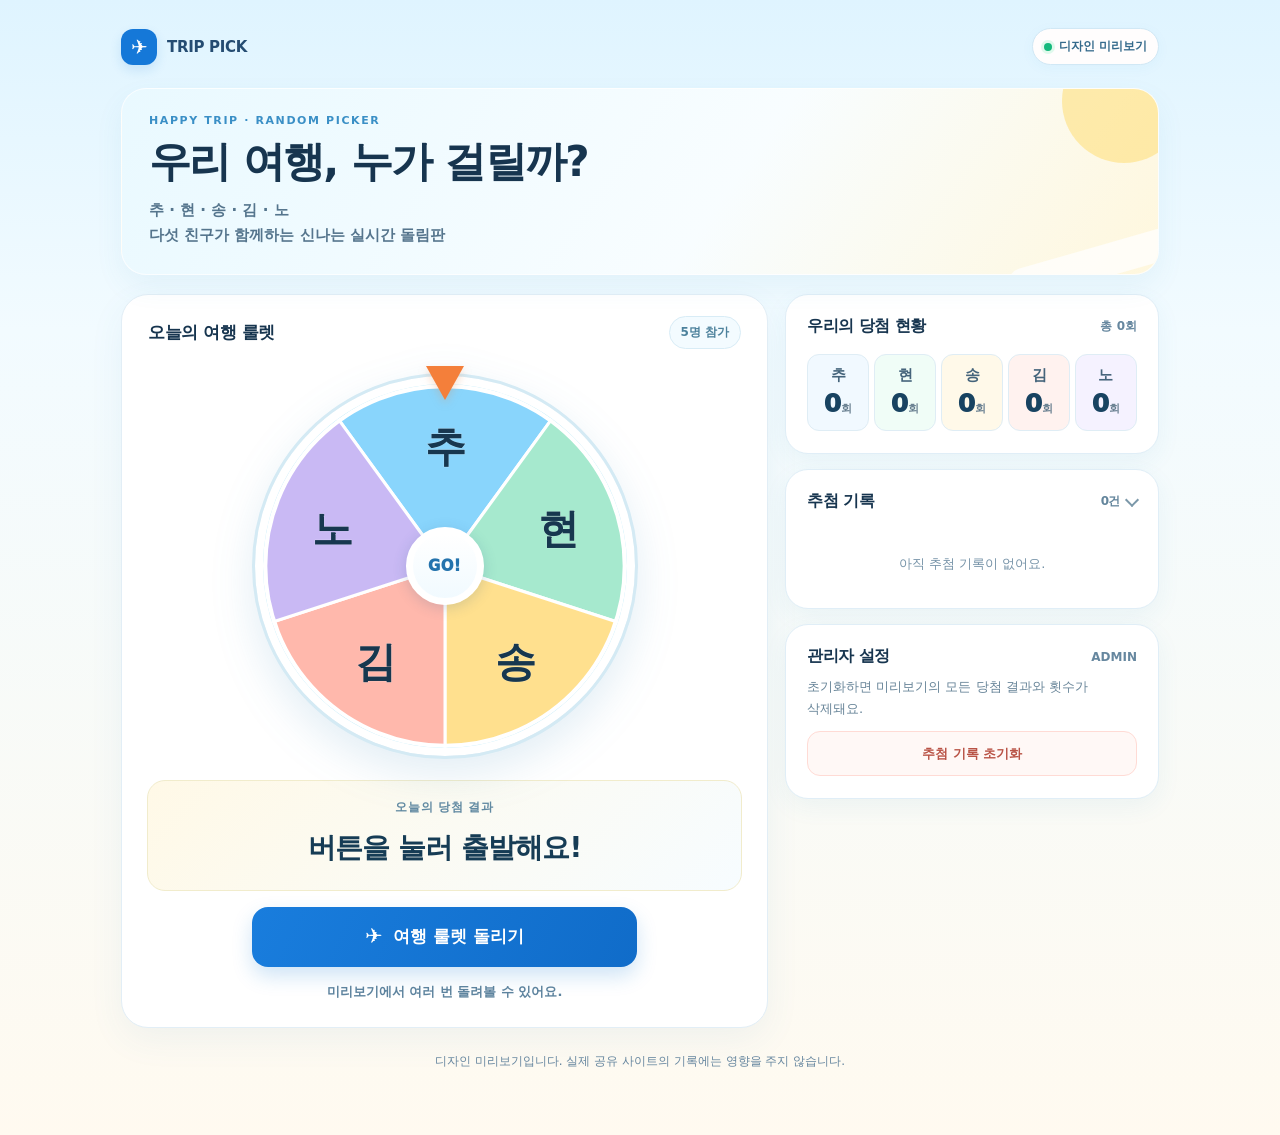
<file: friends-wheel/index.html>
<!doctype html>
<html lang="ko">
<head>
<meta charset="utf-8">
<meta name="viewport" content="width=device-width, initial-scale=1, viewport-fit=cover">
<meta name="theme-color" content="#edf9ff">
<title>여행 돌림판 | 추·현·송·김·노</title>
<style>

:root{
  --ink:#17354f;--muted:#536e84;--muted2:#698298;--line:#ddecf5;
  --base:#edf9ff;--accent:#1877d6;--white:#fff;--red:#b44747;
}
*{box-sizing:border-box}
html{scroll-behavior:smooth}
body{
  margin:0;min-height:100vh;
  background:linear-gradient(180deg,#dff4ff 0,#f2fbff 330px,#fffaf0 100%);
  color:var(--ink);
  font-family:system-ui,-apple-system,"Apple SD Gothic Neo","Noto Sans KR","Malgun Gothic",sans-serif;
  -webkit-font-smoothing:antialiased;word-break:keep-all;
}
button{font:inherit;-webkit-tap-highlight-color:transparent;cursor:pointer}
button:focus-visible,summary:focus-visible{outline:3px solid #ff9b40;outline-offset:3px}
.shell{max-width:1090px;margin:0 auto;padding:28px 26px 64px}
.brandbar{display:flex;justify-content:space-between;align-items:center;gap:12px;margin-bottom:23px}
.brand{display:flex;align-items:center;gap:10px;font-size:15px;font-weight:900;letter-spacing:-.3px;color:#254c72}
.mark{width:36px;height:36px;display:grid;place-items:center;border-radius:12px;background:#1578d8;color:#fff;font-size:20px;font-weight:800;line-height:1;box-shadow:0 5px 12px #1578d824}
.badge{display:inline-flex;align-items:center;gap:7px;border:1px solid #d1e8f5;background:#fffdfd;color:#356a8c;padding:9px 11px;border-radius:100px;font-size:12px;font-weight:850;white-space:nowrap;box-shadow:0 3px 14px #2e87c70b}
.dot{width:8px;height:8px;background:#15b97c;border-radius:50%;display:inline-block;flex:none;box-shadow:0 0 0 3px #e0f9ec}
.head{
  padding:25px 27px 26px;margin-bottom:19px;
  background:linear-gradient(125deg,#e9f9ff 0%,#f8fdff 58%,#fff7dd 100%);
  border:1px solid #ffffffc7;border-radius:25px;
  box-shadow:0 12px 28px #3e8ebe13;position:relative;overflow:hidden;isolation:isolate
}
.head:before{content:'';position:absolute;width:124px;height:124px;right:-28px;top:-50px;border-radius:50%;background:#ffdc70;opacity:.52;z-index:-1}
.head:after{content:'';position:absolute;width:184px;height:32px;right:-31px;bottom:-5px;border-radius:100px;background:#fff;opacity:.75;transform:rotate(-16deg);z-index:-1}
.eyebrow{margin:0 0 10px;color:#3a8fc6;font-weight:900;font-size:11px;letter-spacing:1.6px}
.head h1{font-size:clamp(29px,3.5vw,42px);line-height:1.2;letter-spacing:-1.65px;font-weight:900;margin:0 0 11px;max-width:580px}
.head p{margin:0;font-size:15px;line-height:1.65;color:#55758d;font-weight:650;max-width:550px}
.layout{display:grid;grid-template-columns:minmax(0,1.35fr) minmax(290px,0.78fr);align-items:start;gap:17px}
.stage{border:1px solid #e2eef6;background:#fff;box-shadow:0 12px 35px #3383b812;border-radius:27px;padding:21px 25px 25px;text-align:center;min-width:0}
.stagehead{display:flex;align-items:center;justify-content:space-between;gap:10px;margin:0 1px 17px;text-align:left}
.stagehead strong{font-size:17px;font-weight:900;letter-spacing:-.45px}
.smalltag{border:1px solid #d8ecf6;background:#f3fbff;color:#4c819c;border-radius:100px;padding:7px 11px;font-size:12px;font-weight:850;white-space:nowrap}
.wheelbox{width:min(100%,400px);aspect-ratio:1;margin:0 auto 14px;position:relative;padding:10px;filter:drop-shadow(0 16px 20px #3686b723)}
.wheel-rotator{width:100%;height:100%;border-radius:50%;overflow:hidden;background:#cdeffa;border:8px solid white;outline:3px solid #d4eaf4;transform:rotate(0deg);will-change:transform}
.wheel-svg{width:100%;height:100%;display:block}
.wheel-svg text{font-family:system-ui,-apple-system,"Apple SD Gothic Neo","Noto Sans KR","Malgun Gothic",sans-serif;font-size:47px;font-weight:900;letter-spacing:-1px;fill:#17374f;paint-order:stroke;stroke:rgba(255,255,255,.45);stroke-width:.7px;pointer-events:none}
.pointer{position:absolute;z-index:3;top:0;left:50%;transform:translateX(-50%);width:0;height:0;border-left:19px solid transparent;border-right:19px solid transparent;border-top:34px solid #f47f3a;filter:drop-shadow(0 4px 4px #df8b5845)}
.hub{position:absolute;left:50%;top:50%;transform:translate(-50%,-50%);width:78px;height:78px;border-radius:50%;border:7px solid white;background:linear-gradient(180deg,#fff,#f1faff);box-shadow:0 3px 14px #28608a31;display:flex;align-items:center;justify-content:center;z-index:2;font-size:15px;font-weight:1000;letter-spacing:.4px;color:#2473ad}
.resultgroup{min-height:111px;display:flex;flex-direction:column;align-items:center;justify-content:center;margin:1px 0 16px;padding:15px 12px;border:1px solid #f1eccc;background:linear-gradient(135deg,#fff9e7,#f7fcff);border-radius:18px}
.result-kicker{font-size:12px;letter-spacing:.7px;font-weight:850;color:#628aa2;margin:0 0 8px}
.resultname{min-height:48px;display:flex;align-items:center;justify-content:center;flex-wrap:wrap;column-gap:12px;row-gap:0;font-size:clamp(20px,3vw,28px);line-height:1.25;font-weight:900;letter-spacing:-.9px;color:#163c55;text-align:center}
.resultname .winner{font-size:47px;line-height:1.04;font-weight:1000;letter-spacing:-1.7px;color:#1177cf}
.action{width:min(100%,385px);min-height:60px;border:0;border-radius:16px;display:inline-flex;align-items:center;justify-content:center;gap:10px;color:#fff;background:linear-gradient(115deg,#197ddd,#106cc9);font-size:17px;font-weight:900;box-shadow:0 9px 20px #167ad334;transition:transform .15s,background .15s,box-shadow .15s;padding:12px 16px}
.action:hover:not(:disabled){transform:translateY(-1px);box-shadow:0 13px 22px #167ad32b}.action:active:not(:disabled){transform:translateY(1px)}.action:disabled{background:#9eb8cd;box-shadow:none;cursor:default}
.action [aria-hidden]{flex:none}
.subnote{font-size:13px;font-weight:600;color:#5d839e;margin:15px auto 0;min-height:18px;line-height:1.55;max-width:380px}
.aside{display:flex;flex-direction:column;gap:15px}
.card{background:#fff;border:1px solid #e0eef7;border-radius:23px;padding:21px 21px 22px;box-shadow:0 8px 24px #3383b811;min-width:0}
.cardtop{display:flex;justify-content:space-between;align-items:center;gap:10px;margin-bottom:17px}
.cardtop h2{font-size:16px;letter-spacing:-.5px;margin:0;font-weight:900}
.cardtop .right{font-size:12px;color:#66879f;font-weight:800;white-space:nowrap}
.stats{display:grid;grid-template-columns:repeat(5,minmax(0,1fr));gap:5px;margin:0}
.stat{min-width:0;text-align:center;background:#f1f9ff;border:1px solid #dfedf5;border-radius:12px;padding:12px 2px 11px;display:flex;flex-direction:column;gap:5px}
.stat:nth-child(2){background:#f0fdf7}.stat:nth-child(3){background:#fff9e9}.stat:nth-child(4){background:#fff2ef}.stat:nth-child(5){background:#f5f2ff}
.stat dt{font-size:15px;color:#45647b;font-weight:900;line-height:1.15}
.stat dd{margin:0;font-weight:950;font-size:25px;line-height:1.2;letter-spacing:-.8px;color:#184361;white-space:nowrap}
.stat .unit{font-size:11px;font-weight:750;letter-spacing:0;color:#687f90;margin-left:1px}
.history-card{padding-bottom:15px}.history-summary{list-style:none;display:flex;justify-content:space-between;align-items:center;cursor:pointer;font-size:16px;font-weight:900;letter-spacing:-.5px;padding:0 0 5px;gap:10px}
.history-summary::-webkit-details-marker{display:none}.history-summary .sumright{font-size:12px;font-weight:800;color:#63859c;display:flex;align-items:center;gap:7px;white-space:nowrap}
.chevron{border:solid #7b98a9;border-width:0 2px 2px 0;display:inline-block;padding:4px;transform:rotate(45deg);transition:transform .2s;margin-top:-3px}details:not([open]) .chevron{transform:rotate(-135deg);margin-top:4px}
.record-list{margin:13px 0 0;padding:0;list-style:none;max-height:281px;overflow-y:auto}
.record{display:grid;grid-template-columns:auto 1fr auto;gap:8px;align-items:center;border-top:1px solid #e9f1f6;padding:13px 0;font-size:13px;min-width:0}
.record-round{color:#63849b;white-space:nowrap;font-variant-numeric:tabular-nums;font-weight:800}
.record-time{color:#7793a7;font-size:12px;white-space:nowrap;justify-self:end}
.record-name{margin-left:0;font-size:14px;font-weight:900;color:#1477c2;white-space:nowrap}
.empty{color:#7693a8;font-size:13px;padding:23px 0 18px;text-align:center;line-height:1.7}
.admin-card p{font-size:13px;line-height:1.65;color:#678498;margin:0 0 12px}
.reset{width:100%;min-height:45px;border:1px solid #ffdbd5;border-radius:13px;background:#fff8f6;color:#b95346;font-size:13px;font-weight:850;transition:background .15s}.reset:hover:not(:disabled){background:#ffeff1}.reset:disabled{opacity:.65;cursor:not-allowed}
.copy{border:1px solid #d8eaf4;background:#f7fcff;width:100%;min-height:44px;border-radius:12px;color:#275d83;font-size:13px;font-weight:900;margin-top:10px}
.foot{font-size:12px;line-height:1.7;color:#66869f;text-align:center;margin:23px auto 0;max-width:550px}
dialog{border:1px solid #dcecf5;border-radius:22px;max-width:360px;width:calc(100% - 34px);padding:24px;box-shadow:0 24px 80px #15203334;color:var(--ink);font-family:inherit}
dialog::backdrop{background:#102f458f;backdrop-filter:blur(3px)}dialog h2{font-size:21px;letter-spacing:-.8px;margin:0 0 10px}dialog p{font-size:14px;line-height:1.7;margin:0;color:#657d8d}dialog .modal-actions{display:flex;gap:9px;margin-top:24px}dialog button{flex:1;border-radius:11px;min-height:46px;font-size:14px;font-weight:900;border:1px solid #e0ebf3;background:#fff;color:#536e83}dialog button.danger{background:#c95045;color:#fff;border:0}
@media(max-width:800px){
 .shell{max-width:590px;padding:18px 16px 55px}.brandbar{margin-bottom:17px}.layout{display:flex;flex-direction:column;gap:13px}.layout>*{width:100%}.stage{padding:19px 17px 23px}.stagehead{margin:0 0 13px}.head{margin-bottom:15px;padding:22px 21px 23px}.head h1{font-size:clamp(30px,8vw,37px)}.head p{font-size:14px}.aside{gap:13px}.card{padding:19px}.wheelbox{width:min(100%,380px);margin-bottom:10px}
}
@media(max-width:395px){
 .shell{padding:13px 11px 42px}.head{padding:19px 17px 20px}.head h1{font-size:29px;letter-spacing:-1.3px}.head p{font-size:13.5px}.brand{font-size:14px}.badge{font-size:11px;padding:8px 10px}.stage{padding:17px 12px 21px}.wheelbox{width:min(100%,340px)}.wheel-svg text{font-size:48px}.resultname{font-size:22px}.resultname .winner{font-size:41px}.stat{padding:11px 1px}.stat dt{font-size:14px}.stat dd{font-size:24px}.card{padding:17px}
}
@media(max-width:340px){.head h1{font-size:27px}.brand{font-size:13px}.wheelbox{padding:9px}.stat dd{font-size:21px}.stat .unit{font-size:10px}.record{gap:5px}.record-time{font-size:11px}}
@media(prefers-reduced-motion:reduce){*{scroll-behavior:auto!important;transition:none!important}}

</style>
</head>
<body>
<div class="shell">
  <header class="brandbar">
    <div class="brand"><div class="mark" aria-hidden="true">✈</div><span>TRIP PICK</span></div>
    <span class="badge"><span class="dot" aria-hidden="true"></span><span id="mode-text">디자인 미리보기</span></span>
  </header>
  <div class="head"><div class="eyebrow">HAPPY TRIP · RANDOM PICKER</div><h1>우리 여행, 누가 걸릴까?</h1><p>추 · 현 · 송 · 김 · 노<br>다섯 친구가 함께하는 신나는 실시간 돌림판</p></div>
  <div class="layout">
    <main class="stage">
      <div class="stagehead"><strong>오늘의 여행 룰렛</strong><span class="smalltag">5명 참가</span></div>
      <div class="wheelbox">
        <div class="wheel-rotator" id="rotator"><svg id="wheel-svg" class="wheel-svg" viewBox="0 0 420 420" aria-label="추, 현, 송, 김, 노 다섯 명의 돌림판" role="img"></svg></div>
        <div class="pointer" aria-hidden="true"></div><div class="hub" aria-hidden="true">GO!</div>
      </div>
      <div class="resultgroup" aria-live="polite" aria-atomic="true"><div class="result-kicker" id="result-kicker">오늘의 당첨 결과</div><div class="resultname" id="result">버튼을 눌러 출발해요!</div></div>
      <button class="action" id="spin" type="button"><span aria-hidden="true" style="font-size:21px;line-height:1">✈</span> <span id="spin-label">여행 룰렛 돌리기</span></button>
      <p class="subnote" id="note">미리보기에서 여러 번 돌려볼 수 있어요.</p>
    </main>
    <aside class="aside">
      <section class="card"><div class="cardtop"><h2>우리의 당첨 현황</h2><span class="right" id="total">총 0회</span></div><dl class="stats" id="stats"></dl></section>
      <details class="card history-card" open id="history-details"><summary class="history-summary"><span>추첨 기록</span><span class="sumright"><span id="history-count">0건</span><i class="chevron" aria-hidden="true"></i></span></summary><ol class="record-list" id="history-list"></ol></details>
      <section class="card admin-card" id="admin-card"><div class="cardtop" style="margin-bottom:9px"><h2>관리자 설정</h2><span class="right">ADMIN</span></div><p id="reset-desc">초기화하면 미리보기의 모든 당첨 결과와 횟수가 삭제돼요.</p><button class="reset" id="reset" type="button">추첨 기록 초기화</button><button class="copy" id="copy" type="button" hidden>친구에게 관람 링크 복사 ↗</button></section>
    </aside>
  </div>
  <div class="foot" id="foot">디자인 미리보기입니다. 실제 공유 사이트의 기록에는 영향을 주지 않습니다.</div>
</div>
<dialog id="confirm-dialog" aria-labelledby="confirm-title"><h2 id="confirm-title">모든 기록을 초기화할까요?</h2><p>지금까지의 당첨 기록과 사람별 당첨 횟수가 모두 사라져요. 이 작업은 되돌릴 수 없어요.</p><div class="modal-actions"><button type="button" id="cancel">취소</button><button class="danger" type="button" id="confirm-reset">초기화하기</button></div></dialog>
<script>
(()=>{
'use strict';
const names=['추','현','송','김','노'];
const sectorColors=['#89D5FC','#A6E9CE','#FFE08E','#FFB8AC','#C9B9F4'];
const root=document.getElementById('wheel-svg'),rotator=document.getElementById('rotator');
const spinBtn=document.getElementById('spin'), spinLabel=document.getElementById('spin-label'), result=document.getElementById('result'), kicker=document.getElementById('result-kicker');
const note=document.getElementById('note'), stats=document.getElementById('stats'), total=document.getElementById('total'), hist=document.getElementById('history-list'), count=document.getElementById('history-count');
const resetBtn=document.getElementById('reset'),dlg=document.getElementById('confirm-dialog');
const isLive=location.hostname==='sinjhon1245-cell.github.io';
const token=new URLSearchParams(location.hash.slice(1)).get('admin');
const isAdmin=!isLive || (typeof token==='string'&&token.length===64);
const API='https://rhkyvdnquiserrrjjeoz.supabase.co/functions/v1/friends-wheel';
const room='d09b7c56-833a-435e-8313-03223e38edae';
const storeKey='friends-wheel-design-travel-v3';
let records=[],currentAngle=0,raf=0,busy=false,loading=false,latestServerId=null;
const SVG='http://www.w3.org/2000/svg';
function node(name,attrs){const el=document.createElementNS(SVG,name);Object.entries(attrs).forEach(([key,value])=>el.setAttribute(key,String(value)));return el}
const labels=[];
function polar(deg,r){const a=deg*Math.PI/180;return {x:210+Math.sin(a)*r,y:210-Math.cos(a)*r}}
function buildWheel(){
  for(let i=0;i<5;i++){
    const m=i*72,s=polar(m-36,208),e=polar(m+36,208);
    const path=node('path',{d:`M 210 210 L ${s.x} ${s.y} A 208 208 0 0 1 ${e.x} ${e.y} Z`,fill:sectorColors[i],stroke:'#ffffff','stroke-width':3.5});
    root.append(path);
    const p=polar(m,137),text=node('text',{x:p.x,y:p.y,'text-anchor':'middle','dominant-baseline':'central'});
    text.textContent=names[i];root.append(text);labels.push({el:text,x:p.x,y:p.y});
  }
  root.append(node('circle',{cx:210,cy:210,r:207,fill:'none',stroke:'#ffffff','stroke-width':4}));
}
function angleTo(deg){currentAngle=deg;rotator.style.transform=`rotate(${deg}deg)`;const a=-(deg%360);for(const l of labels)l.el.setAttribute('transform',`rotate(${a} ${l.x} ${l.y})`)}
function ease(t){return 1-Math.pow(1-t,4)}
function animate(start,end,duration,onDone,progressOffset=0){cancelAnimationFrame(raf);busy=true;spinBtn.disabled=true;spinLabel.textContent='돌아가는 중…';result.textContent='누가 나올까요? ✨';kicker.textContent='돌림판이 돌아가는 중';const started=performance.now()-progressOffset;
  const tick=()=>{const t=Math.min(1,Math.max(0,(performance.now()-started)/duration));angleTo(start+(end-start)*ease(t));if(t<1){raf=requestAnimationFrame(tick)}else{busy=false;spinBtn.disabled=false;spinLabel.textContent='한 번 더 돌리기';onDone()}};
  raf=requestAnimationFrame(tick)
}
function random(max){if(crypto?.getRandomValues){const x=new Uint32Array(1);crypto.getRandomValues(x);return x[0]%max}return Math.floor(Math.random()*max)}
function isoTime(time){return new Intl.DateTimeFormat('ko-KR',{hour:'2-digit',minute:'2-digit',hour12:false}).format(new Date(time))}
function render(){
  total.textContent=`총 ${records.length}회`;count.textContent=`${records.length}건`;
  stats.replaceChildren();for(const n of names){const cell=document.createElement('div');cell.className='stat';const dt=document.createElement('dt');dt.textContent=n;const dd=document.createElement('dd');dd.textContent=String(records.filter(x=>x.name===n).length);const unit=document.createElement('span');unit.className='unit';unit.textContent='회';dd.append(unit);cell.append(dt,dd);stats.append(cell)}
  hist.replaceChildren();if(!records.length){const empty=document.createElement('li');empty.className='empty';empty.textContent='아직 추첨 기록이 없어요.';hist.append(empty)}else{
    [...records].reverse().slice(0,30).forEach((rec,index)=>{const li=document.createElement('li');li.className='record';const round=document.createElement('span');round.className='record-round';round.textContent=`#${rec.round||records.length-index}`;const time=document.createElement('span');time.className='record-time';time.textContent=isoTime(rec.at);const picked=document.createElement('strong');picked.className='record-name';picked.textContent=`${rec.name} 당첨`;li.append(round,time,picked);hist.append(li)})
  }
}
function showWinner(name){kicker.textContent='당첨 결과';result.replaceChildren();const big=document.createElement('span');big.className='winner';big.textContent=name;const small=document.createElement('span');small.textContent='당첨!';result.append(big,small)}
function saveDemo(){try{localStorage.setItem(storeKey,JSON.stringify(records))}catch{}}
function restoreDemo(){try{const data=JSON.parse(localStorage.getItem(storeKey)||'[]');if(Array.isArray(data))records=data.filter(x=>names.includes(x.name)&&typeof x.at==='number').slice(-300)}catch{};render();if(records.length){const last=records.at(-1);angleTo((360-last.index*72)%360);showWinner(last.name);spinLabel.textContent='한 번 더 돌리기'}}
async function syncLive(){try{const resp=await fetch(`${API}/state?room=${room}`,{cache:'no-store'});if(!resp.ok)throw Error('상태 조회 실패');const data=await resp.json();records=(data.spins||[]).slice().reverse().map(x=>({name:x.winner_name,index:x.winner_index,at:Date.parse(x.started_at),round:x.spin_number}));render();const last=(data.spins||[])[0];if(last&&last.id!==latestServerId){latestServerId=last.id;const end=Date.parse(last.started_at)+last.duration_ms;if(Date.now()<end){const diff=Date.now()-Date.parse(last.started_at);animate(last.start_degrees,last.target_degrees,last.duration_ms,()=>showWinner(last.winner_name),Math.max(0,diff))}else{angleTo(last.target_degrees);showWinner(last.winner_name);spinLabel.textContent='한 번 더 돌리기'}}else if(!last){cancelAnimationFrame(raf);busy=false;spinBtn.disabled=false;angleTo(0);kicker.textContent='오늘의 당첨 결과';result.textContent='버튼을 눌러 출발해요!';spinLabel.textContent='여행 룰렛 돌리기';latestServerId=null}note.textContent=isAdmin?'관리자 화면 · 결과가 친구들에게 자동으로 공유돼요.':'관람 중 · 당첨 결과가 자동으로 업데이트돼요.'}catch(err){note.textContent='연결 상태를 확인하는 중이에요. 잠시 후 다시 시도합니다.';console.error(err)}}
function spinDemo(){if(busy)return;const i=random(5),desired=(360-i*72)%360,start=currentAngle,end=start+360*6+(desired-((start%360)+360)%360+360)%360;note.textContent='룰렛이 회전하고 있어요.';animate(start,end,4600,()=>{const entry={name:names[i],index:i,at:Date.now(),round:records.length+1};records.push(entry);saveDemo();render();showWinner(entry.name);note.textContent='원하는 만큼 다시 돌릴 수 있어요.'})}
async function spinLive(){if(busy||loading)return;loading=true;spinBtn.disabled=true;note.textContent='추첨 요청 중…';try{const response=await fetch(`${API}/spin`,{method:'POST',headers:{'Content-Type':'application/json'},body:JSON.stringify({room,token})});const data=await response.json();if(!response.ok)throw Error(data.error||'추첨 실패');await syncLive()}catch(e){note.textContent=e.message}finally{loading=false;if(!busy)spinBtn.disabled=false}}
spinBtn.addEventListener('click',()=>isLive?spinLive():spinDemo());
const adminCard=document.getElementById('admin-card');const copyBtn=document.getElementById('copy');
buildWheel();angleTo(0);
if(isLive){document.getElementById('mode-text').textContent=isAdmin?'관리자 접속':'실시간 관람';adminCard.hidden=!isAdmin;spinBtn.hidden=!isAdmin;copyBtn.hidden=!isAdmin;resetBtn.disabled=true;resetBtn.textContent='서버 초기화 기능 준비 중';document.getElementById('reset-desc').textContent='실시간 공유 기록 초기화는 서버 권한 설정을 완료한 후 사용할 수 있어요.';document.getElementById('foot').textContent='친구들 모두 같은 추첨 결과를 확인할 수 있어요. 네트워크 상태에 따라 반영 시간이 다를 수 있어요.';syncLive();setInterval(syncLive,1400);document.addEventListener('visibilitychange',()=>{if(!document.hidden)syncLive()})}else{restoreDemo()}
resetBtn.addEventListener('click',()=>{if(busy||isLive)return;dlg.showModal()});document.getElementById('cancel').addEventListener('click',()=>dlg.close());document.getElementById('confirm-reset').addEventListener('click',()=>{if(busy){dlg.close();return}cancelAnimationFrame(raf);records=[];try{localStorage.removeItem(storeKey)}catch{};angleTo(0);render();kicker.textContent='오늘의 당첨 결과';result.textContent='버튼을 눌러 출발해요!';spinLabel.textContent='여행 룰렛 돌리기';note.textContent='미리보기 기록이 모두 초기화됐어요.';dlg.close()});
copyBtn.addEventListener('click',async()=>{if(!isLive)return;const url=location.origin+location.pathname;try{await navigator.clipboard.writeText(url);copyBtn.textContent='관람 링크 복사 완료 ✓'}catch{prompt('링크를 복사하세요',url)}});
})();
</script>
</body>
</html>
</file>
